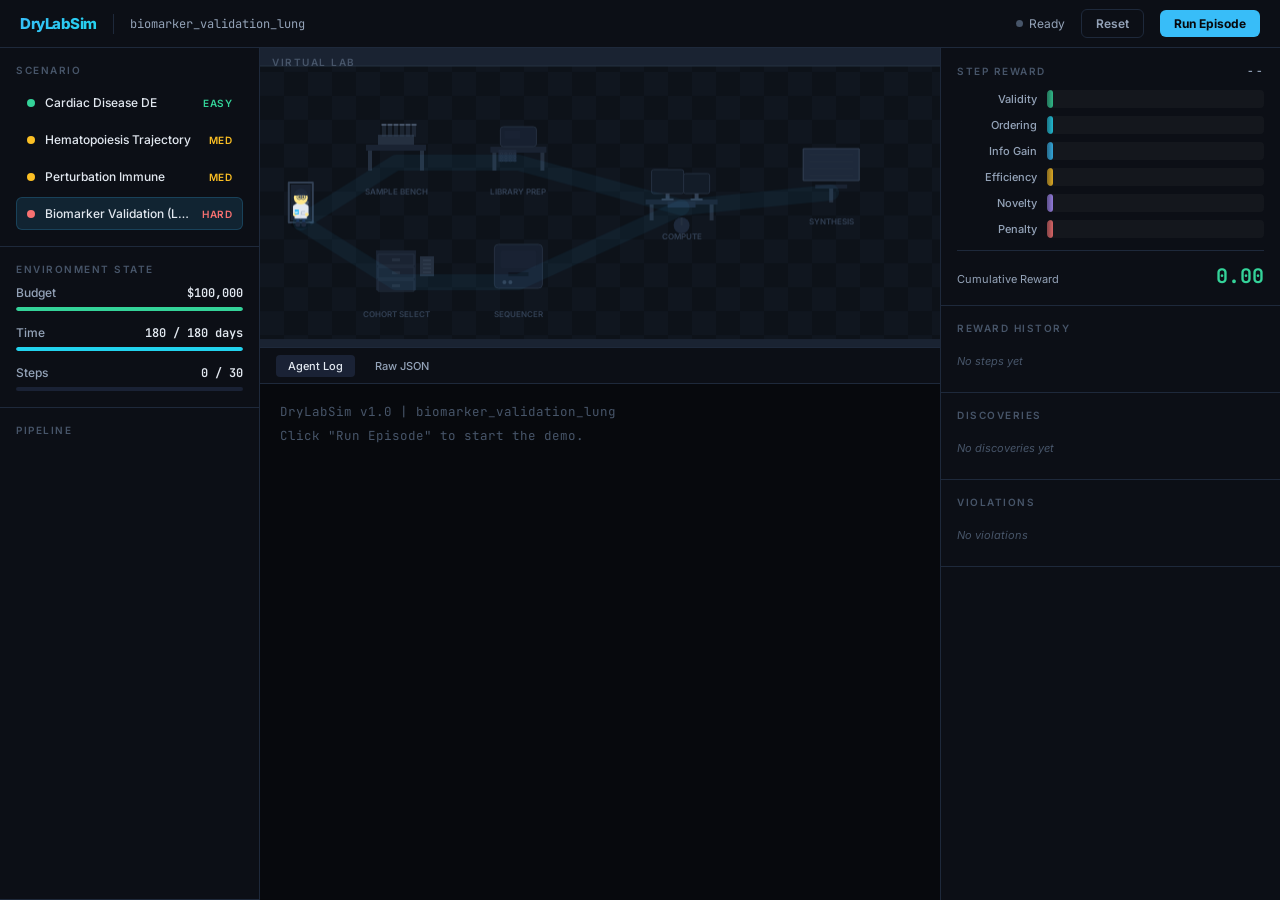
<file: demo.html>
<!DOCTYPE html>
<html lang="en">
<head>
<meta charset="UTF-8">
<meta name="viewport" content="width=device-width, initial-scale=1.0">
<title>DryLabSim</title>
  <link rel="icon" href="assets/favicon.ico" type="image/x-icon">
  <link rel="shortcut icon" href="assets/favicon.ico">
  <style>
  @import url('https://fonts.googleapis.com/css2?family=Inter:wght@300;400;500;600;700;800&family=JetBrains+Mono:wght@400;500;600&display=swap');

  :root {
    --bg: #07090d;
    --bg-surface: #0c0f16;
    --bg-raised: #111827;
    --bg-hover: #1a2235;
    --border: #1e293b;
    --border-active: #334155;
    --text: #e2e8f0;
    --text-dim: #94a3b8;
    --text-muted: #475569;
    --accent: #38bdf8;
    --accent-dim: rgba(56,189,248,0.12);
    --green: #34d399;
    --green-dim: rgba(52,211,153,0.10);
    --amber: #fbbf24;
    --amber-dim: rgba(251,191,36,0.10);
    --red: #f87171;
    --red-dim: rgba(248,113,113,0.10);
    --cyan: #22d3ee;
    --cyan-dim: rgba(34,211,238,0.10);
    --pink: #f472b6;
    --purple: #a78bfa;
  }

  * { margin: 0; padding: 0; box-sizing: border-box; }
  html, body { height: 100%; overflow: hidden; }

  body {
    font-family: 'Inter', -apple-system, sans-serif;
    background: var(--bg);
    color: var(--text);
    display: flex;
    flex-direction: column;
  }

  /* ---- Top Bar ---- */
  .topbar {
    height: 48px;
    min-height: 48px;
    background: var(--bg-surface);
    border-bottom: 1px solid var(--border);
    display: flex;
    align-items: center;
    padding: 0 20px;
    gap: 16px;
    z-index: 10;
  }
  .topbar-logo {
    font-size: 15px;
    font-weight: 800;
    letter-spacing: -0.5px;
    background: linear-gradient(135deg, #38bdf8, #22d3ee);
    -webkit-background-clip: text;
    -webkit-text-fill-color: transparent;
  }
  .topbar-sep { width: 1px; height: 20px; background: var(--border); }
  .topbar-env {
    font-size: 12px;
    color: var(--text-dim);
    font-family: 'JetBrains Mono', monospace;
  }
  .topbar-status {
    display: flex;
    align-items: center;
    gap: 6px;
    margin-left: auto;
    font-size: 12px;
    color: var(--text-dim);
  }
  .status-dot {
    width: 7px; height: 7px;
    border-radius: 50%;
    background: var(--text-muted);
  }
  .status-dot.live {
    background: var(--green);
    box-shadow: 0 0 8px var(--green);
    animation: pulse 2s infinite;
  }
  @keyframes pulse {
    0%, 100% { opacity: 1; }
    50% { opacity: 0.5; }
  }
  .topbar-btn {
    font-size: 12px;
    font-weight: 600;
    padding: 6px 14px;
    border-radius: 6px;
    border: none;
    cursor: pointer;
    transition: all 0.15s;
    font-family: inherit;
  }
  .btn-primary { background: var(--accent); color: #07090d; font-weight: 700; }
  .btn-primary:hover { background: #7dd3fc; }
  .btn-primary:disabled { opacity: 0.4; cursor: not-allowed; }
  .btn-ghost {
    background: transparent;
    color: var(--text-dim);
    border: 1px solid var(--border);
  }
  .btn-ghost:hover { background: var(--bg-hover); color: var(--text); }

  /* ---- Main Layout ---- */
  .main {
    flex: 1;
    display: grid;
    grid-template-columns: 260px 1fr 340px;
    overflow: hidden;
  }

  /* ---- Left Sidebar ---- */
  .sidebar {
    background: var(--bg-surface);
    border-right: 1px solid var(--border);
    display: flex;
    flex-direction: column;
    overflow-y: auto;
  }
  .sidebar-section {
    padding: 16px;
    border-bottom: 1px solid var(--border);
  }
  .sidebar-heading {
    font-size: 10px;
    font-weight: 600;
    text-transform: uppercase;
    letter-spacing: 1.5px;
    color: var(--text-muted);
    margin-bottom: 10px;
  }
  .scenario-list { display: flex; flex-direction: column; gap: 4px; }
  .scenario-opt {
    display: flex;
    align-items: center;
    gap: 10px;
    padding: 8px 10px;
    border-radius: 6px;
    cursor: pointer;
    transition: all 0.15s;
    border: 1px solid transparent;
  }
  .scenario-opt:hover { background: var(--bg-hover); }
  .scenario-opt.active {
    background: var(--accent-dim);
    border-color: rgba(56,189,248,0.2);
  }
  .scenario-opt .sc-dot { width: 8px; height: 8px; border-radius: 50%; flex-shrink: 0; }
  .scenario-opt .sc-name {
    font-size: 12px; font-weight: 500; flex: 1;
    white-space: nowrap; overflow: hidden; text-overflow: ellipsis;
  }
  .scenario-opt .sc-diff {
    font-size: 10px; font-weight: 600;
    text-transform: uppercase; letter-spacing: 0.5px;
  }
  .gauge { margin-bottom: 14px; }
  .gauge:last-child { margin-bottom: 0; }
  .gauge-header {
    display: flex; justify-content: space-between;
    align-items: baseline; margin-bottom: 6px;
  }
  .gauge-label { font-size: 12px; color: var(--text-dim); font-weight: 500; }
  .gauge-value {
    font-size: 12px; font-weight: 600;
    font-family: 'JetBrains Mono', monospace;
  }
  .gauge-track {
    height: 4px; background: var(--bg-hover);
    border-radius: 4px; overflow: hidden;
  }
  .gauge-fill {
    height: 100%; border-radius: 4px;
    transition: width 0.8s cubic-bezier(0.4,0,0.2,1);
  }
  .pipeline-steps { display: flex; flex-direction: column; gap: 2px; }
  .pipe-step {
    display: flex; align-items: center; gap: 8px;
    padding: 5px 8px; border-radius: 4px;
    font-size: 11px; font-family: 'JetBrains Mono', monospace;
    color: var(--text-muted);
    opacity: 0; transform: translateX(-8px);
    transition: all 0.3s ease;
  }
  .pipe-step.visible { opacity: 1; transform: translateX(0); }
  .pipe-step.active { color: var(--text); background: var(--accent-dim); }
  .pipe-step.done { color: var(--text-dim); }
  .pipe-step .step-icon {
    width: 16px; height: 16px; border-radius: 50%;
    border: 1.5px solid var(--text-muted);
    display: flex; align-items: center; justify-content: center;
    font-size: 8px; flex-shrink: 0; transition: all 0.3s;
  }
  .pipe-step.done .step-icon {
    background: var(--green-dim); border-color: var(--green); color: var(--green);
  }
  .pipe-step.active .step-icon {
    border-color: var(--accent); background: var(--accent-dim);
    color: var(--accent); animation: pulse 1.5s infinite;
  }

  /* ---- Center: Lab + Terminal ---- */
  .center {
    display: flex;
    flex-direction: column;
    overflow: hidden;
    background: var(--bg);
  }

  /* Lab canvas */
  .lab-panel {
    height: 300px;
    min-height: 300px;
    background: var(--bg-surface);
    border-bottom: 1px solid var(--border);
    position: relative;
    overflow: hidden;
  }
  .lab-panel canvas {
    display: block;
    width: 100%;
    height: 100%;
  }
  .lab-label {
    position: absolute;
    top: 8px;
    left: 12px;
    font-size: 10px;
    font-weight: 600;
    text-transform: uppercase;
    letter-spacing: 1.5px;
    color: var(--text-muted);
    z-index: 2;
    pointer-events: none;
  }
  .lab-action-label {
    position: absolute;
    bottom: 10px;
    left: 50%;
    transform: translateX(-50%);
    font-size: 11px;
    font-family: 'JetBrains Mono', monospace;
    color: var(--text-dim);
    background: rgba(12,15,22,0.85);
    padding: 4px 14px;
    border-radius: 100px;
    border: 1px solid var(--border);
    z-index: 2;
    pointer-events: none;
    opacity: 0;
    transition: opacity 0.3s;
  }
  .lab-action-label.visible { opacity: 1; }

  .center-header {
    height: 36px;
    min-height: 36px;
    display: flex;
    align-items: center;
    padding: 0 16px;
    background: var(--bg-surface);
    border-bottom: 1px solid var(--border);
    gap: 8px;
  }
  .tab {
    font-size: 11px; font-weight: 500;
    padding: 4px 12px; border-radius: 4px;
    color: var(--text-dim); cursor: pointer;
    transition: all 0.15s;
  }
  .tab.active { color: var(--text); background: var(--bg-hover); }
  .tab:hover { color: var(--text); }

  .terminal {
    flex: 1;
    overflow-y: auto;
    padding: 16px 20px;
    font-family: 'JetBrains Mono', monospace;
    font-size: 12.5px;
    line-height: 1.9;
    scrollbar-width: thin;
    scrollbar-color: var(--border) transparent;
  }
  .terminal::-webkit-scrollbar { width: 6px; }
  .terminal::-webkit-scrollbar-track { background: transparent; }
  .terminal::-webkit-scrollbar-thumb { background: var(--border); border-radius: 3px; }

  .t-line {
    white-space: pre-wrap;
    opacity: 0;
    animation: lineIn 0.25s ease forwards;
  }
  @keyframes lineIn {
    from { opacity: 0; transform: translateY(4px); }
    to { opacity: 1; transform: translateY(0); }
  }
  .t-prompt { color: var(--green); }
  .t-cmd { color: var(--text); }
  .t-dim { color: var(--text-muted); }
  .t-label { color: var(--accent); }
  .t-str { color: var(--amber); }
  .t-kw { color: var(--pink); }
  .t-fn { color: var(--cyan); }
  .t-num { color: var(--purple); }
  .t-ok { color: var(--green); }
  .t-warn { color: var(--amber); }
  .t-err { color: var(--red); }
  .t-sub { color: var(--text-dim); }

  /* ---- Right Panel ---- */
  .right {
    background: var(--bg-surface);
    border-left: 1px solid var(--border);
    display: flex;
    flex-direction: column;
    overflow-y: auto;
    scrollbar-width: thin;
    scrollbar-color: var(--border) transparent;
  }
  .panel-section {
    padding: 16px;
    border-bottom: 1px solid var(--border);
  }
  .panel-heading {
    font-size: 10px; font-weight: 600;
    text-transform: uppercase; letter-spacing: 1.5px;
    color: var(--text-muted); margin-bottom: 12px;
    display: flex; align-items: center; justify-content: space-between;
  }
  .reward-row {
    display: flex; align-items: center; gap: 10px; margin-bottom: 8px;
  }
  .reward-row:last-child { margin-bottom: 0; }
  .rw-label {
    font-size: 11px; font-weight: 500; width: 80px;
    color: var(--text-dim); text-align: right;
  }
  .rw-track {
    flex: 1; height: 18px;
    background: rgba(255,255,255,0.03);
    border-radius: 4px; overflow: hidden; position: relative;
  }
  .rw-fill {
    height: 100%; border-radius: 4px; width: 0%;
    transition: width 0.6s cubic-bezier(0.4,0,0.2,1);
    display: flex; align-items: center; justify-content: flex-end;
    padding-right: 6px; font-size: 10px; font-weight: 600;
    font-family: 'JetBrains Mono', monospace;
    color: rgba(255,255,255,0.85); min-width: fit-content;
  }
  .rw-fill.validity { background: linear-gradient(90deg, rgba(52,211,153,0.5), rgba(52,211,153,0.85)); }
  .rw-fill.ordering { background: linear-gradient(90deg, rgba(34,211,238,0.5), rgba(34,211,238,0.85)); }
  .rw-fill.info_gain { background: linear-gradient(90deg, rgba(56,189,248,0.5), rgba(56,189,248,0.85)); }
  .rw-fill.efficiency { background: linear-gradient(90deg, rgba(251,191,36,0.5), rgba(251,191,36,0.85)); }
  .rw-fill.novelty { background: linear-gradient(90deg, rgba(167,139,250,0.5), rgba(167,139,250,0.85)); }
  .rw-fill.penalty { background: linear-gradient(90deg, rgba(248,113,113,0.5), rgba(248,113,113,0.85)); }
  .cumulative-row {
    display: flex; align-items: baseline; justify-content: space-between;
    margin-top: 12px; padding-top: 12px; border-top: 1px solid var(--border);
  }
  .cum-label { font-size: 11px; color: var(--text-dim); }
  .cum-value {
    font-size: 20px; font-weight: 700;
    font-family: 'JetBrains Mono', monospace; color: var(--green);
  }
  .discovery-list { display: flex; flex-direction: column; gap: 6px; }
  .discovery {
    display: flex; align-items: flex-start; gap: 8px;
    padding: 8px 10px; background: var(--bg-raised);
    border-radius: 6px; border: 1px solid var(--border);
    opacity: 0; transform: scale(0.95); transition: all 0.3s ease;
  }
  .discovery.visible { opacity: 1; transform: scale(1); }
  .disc-icon {
    width: 20px; height: 20px; border-radius: 4px;
    display: flex; align-items: center; justify-content: center;
    font-size: 10px; flex-shrink: 0; margin-top: 1px;
  }
  .disc-body { flex: 1; }
  .disc-title { font-size: 11px; font-weight: 600; }
  .disc-detail {
    font-size: 10px; color: var(--text-dim); margin-top: 2px;
    font-family: 'JetBrains Mono', monospace;
  }
  .empty-state {
    font-size: 11px; color: var(--text-muted);
    font-style: italic; padding: 8px 0;
  }
  .step-reward-mini {
    display: flex; align-items: center; justify-content: space-between;
    padding: 6px 10px; background: var(--bg-raised);
    border-radius: 6px; margin-bottom: 4px;
    font-size: 11px; font-family: 'JetBrains Mono', monospace;
    opacity: 0; transition: all 0.3s;
  }
  .step-reward-mini.visible { opacity: 1; }
  .step-reward-mini .srm-name { color: var(--text-dim); }
  .step-reward-mini .srm-val { font-weight: 600; }
  .step-reward-mini .srm-val.pos { color: var(--green); }
  .step-reward-mini .srm-val.neg { color: var(--red); }
</style>
</head>
<body>

<!-- Top Bar -->
<div class="topbar">
  <div class="topbar-logo">DryLabSim</div>
  <div class="topbar-sep"></div>
  <div class="topbar-env">biomarker_validation_lung</div>
  <div class="topbar-status">
    <div class="status-dot" id="statusDot"></div>
    <span id="statusText">Ready</span>
  </div>
  <button class="topbar-btn btn-ghost" id="resetBtn" onclick="resetDemo()">Reset</button>
  <button class="topbar-btn btn-primary" id="runBtn" onclick="startDemo()">Run Episode</button>
</div>

<div class="main">
  <!-- Left Sidebar -->
  <div class="sidebar">
    <div class="sidebar-section">
      <div class="sidebar-heading">Scenario</div>
      <div class="scenario-list">
        <div class="scenario-opt" onclick="selectScenario(this)">
          <div class="sc-dot" style="background: var(--green);"></div>
          <span class="sc-name">Cardiac Disease DE</span>
          <span class="sc-diff" style="color: var(--green);">Easy</span>
        </div>
        <div class="scenario-opt" onclick="selectScenario(this)">
          <div class="sc-dot" style="background: var(--amber);"></div>
          <span class="sc-name">Hematopoiesis Trajectory</span>
          <span class="sc-diff" style="color: var(--amber);">Med</span>
        </div>
        <div class="scenario-opt" onclick="selectScenario(this)">
          <div class="sc-dot" style="background: var(--amber);"></div>
          <span class="sc-name">Perturbation Immune</span>
          <span class="sc-diff" style="color: var(--amber);">Med</span>
        </div>
        <div class="scenario-opt active" onclick="selectScenario(this)">
          <div class="sc-dot" style="background: var(--red);"></div>
          <span class="sc-name">Biomarker Validation (Lung)</span>
          <span class="sc-diff" style="color: var(--red);">Hard</span>
        </div>
      </div>
    </div>
    <div class="sidebar-section">
      <div class="sidebar-heading">Environment State</div>
      <div class="gauge">
        <div class="gauge-header">
          <span class="gauge-label">Budget</span>
          <span class="gauge-value" id="budgetVal">$100,000</span>
        </div>
        <div class="gauge-track"><div class="gauge-fill" id="budgetFill" style="width:100%;background:var(--green);"></div></div>
      </div>
      <div class="gauge">
        <div class="gauge-header">
          <span class="gauge-label">Time</span>
          <span class="gauge-value" id="timeVal">180 / 180 days</span>
        </div>
        <div class="gauge-track"><div class="gauge-fill" id="timeFill" style="width:100%;background:var(--cyan);"></div></div>
      </div>
      <div class="gauge">
        <div class="gauge-header">
          <span class="gauge-label">Steps</span>
          <span class="gauge-value" id="stepVal">0 / 30</span>
        </div>
        <div class="gauge-track"><div class="gauge-fill" id="stepFill" style="width:0%;background:var(--accent);"></div></div>
      </div>
    </div>
    <div class="sidebar-section" style="flex:1;overflow-y:auto;">
      <div class="sidebar-heading">Pipeline</div>
      <div class="pipeline-steps" id="pipelineSteps"></div>
    </div>
  </div>

  <!-- Center: Lab + Terminal -->
  <div class="center">
    <div class="lab-panel">
      <div class="lab-label">Virtual Lab</div>
      <div class="lab-action-label" id="labActionLabel"></div>
      <canvas id="labCanvas"></canvas>
    </div>
    <div class="center-header">
      <div class="tab active">Agent Log</div>
      <div class="tab">Raw JSON</div>
    </div>
    <div class="terminal" id="terminal"></div>
  </div>

  <!-- Right Panel -->
  <div class="right">
    <div class="panel-section">
      <div class="panel-heading">
        Step Reward
        <span id="stepRewardLabel" style="font-family:'JetBrains Mono',monospace;font-size:11px;color:var(--text-dim);">--</span>
      </div>
      <div id="rewardBars">
        <div class="reward-row"><span class="rw-label">Validity</span><div class="rw-track"><div class="rw-fill validity" id="rw-validity"></div></div></div>
        <div class="reward-row"><span class="rw-label">Ordering</span><div class="rw-track"><div class="rw-fill ordering" id="rw-ordering"></div></div></div>
        <div class="reward-row"><span class="rw-label">Info Gain</span><div class="rw-track"><div class="rw-fill info_gain" id="rw-info_gain"></div></div></div>
        <div class="reward-row"><span class="rw-label">Efficiency</span><div class="rw-track"><div class="rw-fill efficiency" id="rw-efficiency"></div></div></div>
        <div class="reward-row"><span class="rw-label">Novelty</span><div class="rw-track"><div class="rw-fill novelty" id="rw-novelty"></div></div></div>
        <div class="reward-row"><span class="rw-label">Penalty</span><div class="rw-track"><div class="rw-fill penalty" id="rw-penalty"></div></div></div>
      </div>
      <div class="cumulative-row">
        <span class="cum-label">Cumulative Reward</span>
        <span class="cum-value" id="cumReward">0.00</span>
      </div>
    </div>
    <div class="panel-section">
      <div class="panel-heading">Reward History</div>
      <div id="rewardHistory"><div class="empty-state">No steps yet</div></div>
    </div>
    <div class="panel-section">
      <div class="panel-heading">Discoveries</div>
      <div class="discovery-list" id="discoveries"><div class="empty-state">No discoveries yet</div></div>
    </div>
    <div class="panel-section">
      <div class="panel-heading">Violations</div>
      <div id="violations"><div class="empty-state">No violations</div></div>
    </div>
  </div>
</div>

<script>
// =====================================================
// VIRTUAL LAB - Canvas rendering
// =====================================================
const labCanvas = document.getElementById('labCanvas');
const ctx = labCanvas.getContext('2d');
let labW, labH, dpr;

function resizeLab() {
  const rect = labCanvas.parentElement.getBoundingClientRect();
  dpr = window.devicePixelRatio || 1;
  labW = rect.width;
  labH = rect.height;
  labCanvas.width = labW * dpr;
  labCanvas.height = labH * dpr;
  ctx.setTransform(dpr, 0, 0, dpr, 0, 0);
}
resizeLab();
window.addEventListener('resize', () => { resizeLab(); });

// Lab stations (positions as fractions of canvas, converted in draw)
const STATIONS = {
  idle:       { fx: 0.06, fy: 0.55, label: 'ENTRANCE',       icon: 'door',    color: '#475569' },
  sample:     { fx: 0.20, fy: 0.35, label: 'SAMPLE BENCH',   icon: 'bench',   color: '#34d399' },
  cohort:     { fx: 0.20, fy: 0.75, label: 'COHORT SELECT',  icon: 'people',  color: '#34d399' },
  prep:       { fx: 0.38, fy: 0.35, label: 'LIBRARY PREP',   icon: 'flask',   color: '#2dd4bf' },
  sequencer:  { fx: 0.38, fy: 0.75, label: 'SEQUENCER',      icon: 'machine', color: '#22d3ee' },
  computer:   { fx: 0.62, fy: 0.50, label: 'COMPUTE',        icon: 'screen',  color: '#38bdf8' },
  whiteboard: { fx: 0.84, fy: 0.45, label: 'SYNTHESIS',      icon: 'board',   color: '#a78bfa' },
};

// Map actions to stations
const ACTION_STATION = {
  collect_sample: 'sample',
  select_cohort: 'cohort',
  prepare_library: 'prep',
  sequence_cells: 'sequencer',
  run_qc: 'computer',
  normalize_data: 'computer',
  cluster_cells: 'computer',
  differential_expression: 'computer',
  pathway_enrichment: 'computer',
  marker_selection: 'computer',
  validate_marker: 'computer',
  synthesize_conclusion: 'whiteboard',
};

// Agent state
let agent = { x: 0, y: 0, targetX: 0, targetY: 0, station: 'idle', working: false };
let agentTrail = [];
let workingTick = 0;
let terminalLines = []; // fake terminal on computer screen
let activeStationKey = null;
let particlesLab = [];

function stationPos(key) {
  const s = STATIONS[key];
  return { x: s.fx * labW, y: s.fy * labH };
}

function initAgent() {
  const p = stationPos('idle');
  agent.x = p.x; agent.y = p.y;
  agent.targetX = p.x; agent.targetY = p.y;
  agent.station = 'idle';
  agent.working = false;
  agent.facing = 1;
  agentTrail = [];
  terminalLines = [];
  activeStationKey = null;
  particlesLab = [];
}
initAgent();

function moveAgentTo(stationKey) {
  const p = stationPos(stationKey);
  agent.targetX = p.x;
  agent.targetY = p.y;
  agent.station = stationKey;
  agent.working = false;
  activeStationKey = stationKey;
}

function setAgentWorking(actionName) {
  agent.working = true;
  workingTick = 0;
  // If at computer, set up terminal lines
  if (agent.station === 'computer') {
    terminalLines = [];
    typeComputerLines(actionName);
  }
}

const COMP_COMMANDS = {
  run_qc:                  ['$ scanpy.pp.filter_cells()', '  filtering 11847 cells...', '  10234 passed QC', '  doublet rate: 3.2%'],
  normalize_data:          ['$ scran.normalize(adata)', '  computing size factors...', '  log1p transform', '  HVGs: 3000 selected'],
  cluster_cells:           ['$ sc.tl.leiden(adata, 0.8)', '  building kNN graph...', '  optimizing modularity', '  14 clusters found'],
  differential_expression: ['$ DESeq2.run(IPF, Ctrl)', '  fitting GLM...', '  1847 DE genes', '  SPP1 log2FC=3.42 ***'],
  pathway_enrichment:      ['$ gseapy.enrich(de_genes)', '  KEGG + Reactome...', '  ECM-receptor p=4.2e-12', '  TGF-beta p=1.8e-09'],
  marker_selection:        ['$ rank_markers(candidates)', '  SPP1  AUROC: 0.94', '  MMP7  AUROC: 0.87', '  COL1A1 AUROC: 0.81'],
  validate_marker:         ['$ cross_validate("SPP1")', '  fold 1: 0.93', '  fold 2: 0.89', '  mean AUROC: 0.91 OK'],
};

async function typeComputerLines(actionName) {
  const lines = COMP_COMMANDS[actionName] || ['$ processing...', '  computing...', '  done'];
  for (let i = 0; i < lines.length; i++) {
    await wait(250);
    terminalLines.push(lines[i]);
    if (terminalLines.length > 5) terminalLines.shift();
  }
}

// Particles burst
function spawnParticles(x, y, color, count = 8) {
  for (let i = 0; i < count; i++) {
    const angle = (Math.PI * 2 / count) * i + Math.random() * 0.5;
    particlesLab.push({
      x, y,
      vx: Math.cos(angle) * (1.5 + Math.random() * 2),
      vy: Math.sin(angle) * (1.5 + Math.random() * 2),
      life: 1,
      color,
      size: 2 + Math.random() * 2,
    });
  }
}

// ---- Draw loop ----
let frameCount = 0;
const FLOOR_COLOR = '#0f1520';
const WALL_COLOR = '#1a2332';
const FLOOR_TILE_A = '#0d1219';
const FLOOR_TILE_B = '#10161f';

function drawLab() {
  frameCount++;
  ctx.clearRect(0, 0, labW, labH);

  // Floor - checkerboard tiles
  const tileSize = 24;
  for (let ty = 0; ty < labH; ty += tileSize) {
    for (let tx = 0; tx < labW; tx += tileSize) {
      const checker = ((Math.floor(tx / tileSize) + Math.floor(ty / tileSize)) % 2 === 0);
      ctx.fillStyle = checker ? FLOOR_TILE_A : FLOOR_TILE_B;
      ctx.fillRect(tx, ty, tileSize, tileSize);
    }
  }

  // Walls - top and bottom border
  ctx.fillStyle = WALL_COLOR;
  ctx.fillRect(0, 0, labW, 18);
  ctx.fillRect(0, labH - 8, labW, 8);
  ctx.strokeStyle = '#253040';
  ctx.lineWidth = 1;
  ctx.beginPath(); ctx.moveTo(0, 18); ctx.lineTo(labW, 18); ctx.stroke();

  // Draw equipment at each station (behind the person)
  for (const [key, s] of Object.entries(STATIONS)) {
    const pos = stationPos(key);
    const isActive = key === activeStationKey;
    drawEquipment(key, pos.x, pos.y, s.color, isActive);
  }

  // Draw walking path (subtle floor markings)
  ctx.strokeStyle = 'rgba(56,189,248,0.06)';
  ctx.lineWidth = 16;
  ctx.lineCap = 'round';
  ctx.lineJoin = 'round';
  const pathOrder = ['idle','sample','prep','computer','whiteboard'];
  ctx.beginPath();
  const p0 = stationPos(pathOrder[0]);
  ctx.moveTo(p0.x, p0.y + 10);
  for (let i = 1; i < pathOrder.length; i++) {
    const p = stationPos(pathOrder[i]);
    ctx.lineTo(p.x, p.y + 10);
  }
  ctx.stroke();
  // Lower path
  ctx.beginPath();
  const pl0 = stationPos('idle');
  ctx.moveTo(pl0.x, pl0.y + 10);
  const pl1 = stationPos('cohort');
  ctx.lineTo(pl1.x, pl1.y + 10);
  const pl2 = stationPos('sequencer');
  ctx.lineTo(pl2.x, pl2.y + 10);
  const pl3 = stationPos('computer');
  ctx.lineTo(pl3.x, pl3.y + 10);
  ctx.stroke();
  ctx.lineCap = 'butt';

  // Floating terminal popup at computer
  if (agent.station === 'computer' && agent.working && terminalLines.length > 0) {
    const cp = stationPos('computer');
    const sx = cp.x + 55, sy = cp.y - 65;
    const sw = 170, sh = 95;

    // Shadow
    ctx.fillStyle = 'rgba(0,0,0,0.4)';
    roundRect(ctx, sx + 3, sy + 3, sw, sh, 6);
    ctx.fill();

    ctx.fillStyle = 'rgba(7,9,13,0.97)';
    ctx.strokeStyle = 'rgba(56,189,248,0.3)';
    ctx.lineWidth = 1;
    roundRect(ctx, sx, sy, sw, sh, 6);
    ctx.fill(); ctx.stroke();

    // Title bar
    ctx.fillStyle = 'rgba(30,41,59,0.5)';
    ctx.fillRect(sx + 1, sy + 1, sw - 2, 14);
    ctx.fillStyle = '#475569';
    ctx.font = '500 7px Inter, sans-serif';
    ctx.textAlign = 'left';
    ctx.fillText('terminal', sx + 6, sy + 10);
    // dots
    ctx.fillStyle = '#f87171'; ctx.beginPath(); ctx.arc(sx + sw - 28, sy + 7, 3, 0, Math.PI*2); ctx.fill();
    ctx.fillStyle = '#fbbf24'; ctx.beginPath(); ctx.arc(sx + sw - 18, sy + 7, 3, 0, Math.PI*2); ctx.fill();
    ctx.fillStyle = '#34d399'; ctx.beginPath(); ctx.arc(sx + sw - 8, sy + 7, 3, 0, Math.PI*2); ctx.fill();

    ctx.font = '500 9px JetBrains Mono, monospace';
    const startY = sy + 28;
    for (let i = 0; i < terminalLines.length; i++) {
      const line = terminalLines[i];
      ctx.fillStyle = line.startsWith('$') ? '#34d399' : line.includes('***') || line.includes('OK') ? '#34d399' : '#94a3b8';
      ctx.fillText(terminalLines[i].substring(0, 24), sx + 8, startY + i * 14);
    }
    if (frameCount % 60 < 30) {
      ctx.fillStyle = '#34d399';
      ctx.fillRect(sx + 8, startY + terminalLines.length * 14 - 8, 6, 11);
    }
  }

  // Whiteboard popup
  if (agent.station === 'whiteboard' && agent.working) {
    const wp = stationPos('whiteboard');
    const bx = wp.x - 60, by = wp.y - 75;
    const bw = 120, bh = 72;
    ctx.fillStyle = 'rgba(0,0,0,0.3)';
    roundRect(ctx, bx + 3, by + 3, bw, bh, 6);
    ctx.fill();
    ctx.fillStyle = 'rgba(17,24,39,0.95)';
    ctx.strokeStyle = 'rgba(167,139,250,0.3)';
    ctx.lineWidth = 1;
    roundRect(ctx, bx, by, bw, bh, 6);
    ctx.fill(); ctx.stroke();
    ctx.font = '600 8px JetBrains Mono, monospace';
    ctx.textAlign = 'left';
    ctx.fillStyle = '#a78bfa';
    ctx.fillText('CONCLUSION', bx + 8, by + 14);
    ctx.font = '400 7.5px JetBrains Mono, monospace';
    const synthLines = ['SPP1 validated', 'AUROC = 0.91', 'Confidence: 0.85', 'Match: 4/5'];
    for (let i = 0; i < synthLines.length; i++) {
      ctx.fillStyle = i === 0 ? '#34d399' : '#94a3b8';
      ctx.fillText(synthLines[i], bx + 8, by + 28 + i * 12);
    }
  }

  // Activity text above active station
  if (agent.working && activeStationKey && activeStationKey !== 'idle') {
    const sp = stationPos(activeStationKey);
    const actTexts = {
      sample: 'collecting tissue...', cohort: 'selecting cohort...',
      prep: 'preparing library...', sequencer: 'sequencing...',
      computer: 'computing...', whiteboard: 'synthesizing...',
    };
    ctx.fillStyle = STATIONS[activeStationKey].color;
    ctx.font = '500 9px JetBrains Mono, monospace';
    ctx.textAlign = 'center';
    ctx.globalAlpha = 0.5 + 0.3 * Math.sin(frameCount * 0.06);
    const yOff = ['sample','prep'].includes(activeStationKey) ? -55 : -50;
    ctx.fillText(actTexts[activeStationKey] || 'working...', sp.x, sp.y + yOff);
    ctx.globalAlpha = 1;
  }

  // Move agent smoothly
  const dx = agent.targetX - agent.x;
  const dy = agent.targetY - agent.y;
  const dist = Math.sqrt(dx * dx + dy * dy);
  const isWalking = dist > 2;
  if (isWalking) {
    const speed = 0.05;
    agent.x += dx * speed;
    agent.y += dy * speed;
    agent.facing = dx > 0 ? 1 : dx < -0.5 ? -1 : agent.facing;
  }

  // Draw person
  drawPerson(agent.x, agent.y, isWalking, agent.working, agent.facing || 1);

  // Particles
  for (let i = particlesLab.length - 1; i >= 0; i--) {
    const p = particlesLab[i];
    p.x += p.vx; p.y += p.vy;
    p.vx *= 0.95; p.vy *= 0.95;
    p.life -= 0.02;
    if (p.life <= 0) { particlesLab.splice(i, 1); continue; }
    ctx.globalAlpha = p.life * 0.6;
    ctx.fillStyle = p.color;
    ctx.beginPath();
    ctx.arc(p.x, p.y, p.size * p.life, 0, Math.PI * 2);
    ctx.fill();
  }
  ctx.globalAlpha = 1;

  // Station labels
  for (const [key, s] of Object.entries(STATIONS)) {
    if (key === 'idle') continue;
    const pos = stationPos(key);
    const isActive = key === activeStationKey;
    ctx.fillStyle = isActive ? s.color : '#334155';
    ctx.font = `600 ${isActive ? 9 : 8}px Inter, sans-serif`;
    ctx.textAlign = 'center';
    const ly = key === 'cohort' || key === 'sequencer' ? pos.y + 45 : pos.y + 42;
    ctx.fillText(s.label, pos.x, ly);
  }

  requestAnimationFrame(drawLab);
}

// ---- Draw person (lab coat researcher) ----
function drawPerson(x, y, walking, working, facing) {
  const f = facing;
  const t = frameCount;
  // Walking cycle
  const walkCycle = walking ? Math.sin(t * 0.15) : 0;
  const bobY = walking ? Math.abs(Math.sin(t * 0.15)) * 2 : 0;
  // Working arm animation
  const workArm = working ? Math.sin(t * 0.08) * 0.3 : 0;

  const py = y - bobY; // feet position base

  ctx.save();
  ctx.translate(x, py);

  // Shadow
  ctx.fillStyle = 'rgba(0,0,0,0.25)';
  ctx.beginPath();
  ctx.ellipse(0, 12, 10, 4, 0, 0, Math.PI * 2);
  ctx.fill();

  // Legs
  const legSpread = walking ? walkCycle * 5 : 0;
  ctx.strokeStyle = '#1e3a5f';
  ctx.lineWidth = 3;
  ctx.lineCap = 'round';
  // Left leg
  ctx.beginPath();
  ctx.moveTo(-3, 4);
  ctx.lineTo(-3 + legSpread, 12);
  ctx.stroke();
  // Right leg
  ctx.beginPath();
  ctx.moveTo(3, 4);
  ctx.lineTo(3 - legSpread, 12);
  ctx.stroke();
  // Shoes
  ctx.fillStyle = '#1e293b';
  ctx.beginPath(); ctx.arc(-3 + legSpread, 12, 2.5, 0, Math.PI * 2); ctx.fill();
  ctx.beginPath(); ctx.arc(3 - legSpread, 12, 2.5, 0, Math.PI * 2); ctx.fill();

  // Body / lab coat
  ctx.fillStyle = '#e2e8f0'; // white lab coat
  ctx.beginPath();
  ctx.moveTo(-7, -4);
  ctx.lineTo(-6, 6);
  ctx.lineTo(6, 6);
  ctx.lineTo(7, -4);
  ctx.quadraticCurveTo(7, -10, 0, -10);
  ctx.quadraticCurveTo(-7, -10, -7, -4);
  ctx.fill();
  // Coat outline
  ctx.strokeStyle = '#94a3b8';
  ctx.lineWidth = 0.5;
  ctx.stroke();
  // Coat split at bottom
  ctx.beginPath();
  ctx.moveTo(0, 1);
  ctx.lineTo(0, 6);
  ctx.strokeStyle = '#cbd5e1';
  ctx.lineWidth = 0.5;
  ctx.stroke();
  // Pocket
  ctx.strokeStyle = '#94a3b8';
  ctx.lineWidth = 0.5;
  ctx.strokeRect(f > 0 ? 1 : -5, -1, 4, 3);

  // Arms
  ctx.strokeStyle = '#e2e8f0';
  ctx.lineWidth = 3.5;
  ctx.lineCap = 'round';
  // Back arm
  const backArmSwing = walking ? -walkCycle * 4 : 0;
  ctx.beginPath();
  ctx.moveTo(-f * 6, -6);
  ctx.lineTo(-f * 6 + backArmSwing, 2);
  ctx.stroke();
  // Front arm (active arm)
  if (working) {
    // Arm reaching forward/up for work
    ctx.beginPath();
    ctx.moveTo(f * 6, -6);
    ctx.lineTo(f * 10 + workArm * 5, -8 + workArm * 3);
    ctx.stroke();
    // Hand/tool
    ctx.fillStyle = '#fde68a';
    ctx.beginPath();
    ctx.arc(f * 10 + workArm * 5, -8 + workArm * 3, 2, 0, Math.PI * 2);
    ctx.fill();
  } else {
    const frontArmSwing = walking ? walkCycle * 4 : 0;
    ctx.beginPath();
    ctx.moveTo(f * 6, -6);
    ctx.lineTo(f * 6 + frontArmSwing, 2);
    ctx.stroke();
  }
  // Skin for hands
  ctx.fillStyle = '#fde68a';
  ctx.beginPath(); ctx.arc(-f * 6 + backArmSwing, 2, 1.8, 0, Math.PI * 2); ctx.fill();
  if (!working) {
    const fs = walking ? walkCycle * 4 : 0;
    ctx.beginPath(); ctx.arc(f * 6 + fs, 2, 1.8, 0, Math.PI * 2); ctx.fill();
  }

  // Head
  ctx.fillStyle = '#fde68a'; // skin
  ctx.beginPath();
  ctx.arc(0, -15, 7, 0, Math.PI * 2);
  ctx.fill();
  // Hair
  ctx.fillStyle = '#1e293b';
  ctx.beginPath();
  ctx.arc(0, -17, 7, Math.PI, 0);
  ctx.fill();
  // Face details
  ctx.fillStyle = '#1e293b';
  // Eyes
  ctx.beginPath();
  ctx.arc(f * 2.5, -15.5, 1, 0, Math.PI * 2);
  ctx.fill();
  ctx.beginPath();
  ctx.arc(f * -1.5, -15.5, 1, 0, Math.PI * 2);
  ctx.fill();
  // Glasses
  ctx.strokeStyle = '#475569';
  ctx.lineWidth = 0.7;
  ctx.beginPath();
  ctx.arc(f * 2.5, -15.5, 2.5, 0, Math.PI * 2);
  ctx.stroke();
  ctx.beginPath();
  ctx.arc(f * -1.5, -15.5, 2.5, 0, Math.PI * 2);
  ctx.stroke();
  ctx.beginPath();
  ctx.moveTo(f * 0.5, -15.5);
  ctx.lineTo(f * -0.5, -15.5);
  ctx.stroke();
  // Mouth
  if (working) {
    ctx.fillStyle = '#1e293b';
    ctx.beginPath();
    ctx.arc(f * 0.5, -12.5, 1, 0, Math.PI);
    ctx.fill();
  }

  // ID Badge
  ctx.fillStyle = '#38bdf8';
  ctx.fillRect(f > 0 ? -6 : 2, -3, 4, 5);
  ctx.fillStyle = '#fff';
  ctx.font = 'bold 3px Inter, sans-serif';
  ctx.textAlign = 'center';
  ctx.fillText('AI', f > 0 ? -4 : 4, 0.5);

  ctx.restore();
}

// ---- Draw lab equipment ----
function drawEquipment(stationKey, cx, cy, color, active) {
  ctx.save();

  switch (stationKey) {
    case 'idle':
      // Door frame
      ctx.strokeStyle = '#334155';
      ctx.lineWidth = 2;
      ctx.strokeRect(cx - 12, cy - 30, 24, 40);
      ctx.fillStyle = '#1a2332';
      ctx.fillRect(cx - 10, cy - 28, 20, 36);
      ctx.fillStyle = '#475569';
      ctx.beginPath(); ctx.arc(cx + 6, cy - 10, 2, 0, Math.PI * 2); ctx.fill();
      break;

    case 'sample':
      // Lab bench with sample tubes
      // Bench surface
      ctx.fillStyle = '#1a2332';
      ctx.fillRect(cx - 30, cy - 8, 60, 6);
      // Bench legs
      ctx.fillStyle = '#253040';
      ctx.fillRect(cx - 28, cy - 2, 4, 20);
      ctx.fillRect(cx + 24, cy - 2, 4, 20);
      // Tube rack
      ctx.fillStyle = '#253040';
      ctx.fillRect(cx - 18, cy - 18, 36, 10);
      // Test tubes
      const tubeColors = ['#34d399', '#22d3ee', '#fbbf24', '#f472b6', '#34d399', '#22d3ee'];
      for (let i = 0; i < 6; i++) {
        const tx = cx - 14 + i * 6;
        ctx.fillStyle = active ? tubeColors[i] : '#334155';
        ctx.globalAlpha = active ? 0.7 : 0.4;
        ctx.fillRect(tx, cy - 28, 4, 12);
        // Tube caps
        ctx.globalAlpha = 1;
        ctx.fillStyle = active ? tubeColors[i] : '#475569';
        ctx.fillRect(tx - 0.5, cy - 29, 5, 2);
      }
      ctx.globalAlpha = 1;
      // Pipette if active
      if (active) {
        const pipY = cy - 32 + Math.sin(frameCount * 0.08) * 4;
        ctx.strokeStyle = '#94a3b8';
        ctx.lineWidth = 2;
        ctx.beginPath();
        ctx.moveTo(cx + 5, pipY);
        ctx.lineTo(cx + 5, pipY - 14);
        ctx.stroke();
        ctx.fillStyle = '#64748b';
        ctx.fillRect(cx + 3, pipY - 18, 5, 6);
        // Droplet
        if (frameCount % 60 < 20) {
          ctx.fillStyle = '#34d399';
          ctx.globalAlpha = 0.6;
          ctx.beginPath();
          ctx.arc(cx + 5, pipY + 3, 1.5, 0, Math.PI * 2);
          ctx.fill();
          ctx.globalAlpha = 1;
        }
      }
      break;

    case 'cohort':
      // Filing cabinet / patient records
      ctx.fillStyle = '#1a2332';
      ctx.fillRect(cx - 20, cy - 22, 40, 40);
      ctx.strokeStyle = '#253040';
      ctx.lineWidth = 1;
      for (let i = 0; i < 3; i++) {
        const dy = cy - 18 + i * 13;
        ctx.strokeRect(cx - 18, dy, 36, 11);
        ctx.fillStyle = active ? '#475569' : '#253040';
        ctx.fillRect(cx - 4, dy + 4, 8, 3);
      }
      // Clipboard
      ctx.fillStyle = '#253040';
      ctx.fillRect(cx + 24, cy - 16, 14, 20);
      ctx.strokeStyle = '#475569';
      ctx.lineWidth = 0.5;
      for (let i = 0; i < 4; i++) {
        ctx.beginPath();
        ctx.moveTo(cx + 27, cy - 12 + i * 4);
        ctx.lineTo(cx + 35, cy - 12 + i * 4);
        ctx.stroke();
      }
      if (active) {
        ctx.fillStyle = color;
        ctx.globalAlpha = 0.5;
        ctx.beginPath(); ctx.arc(cx + 31, cy - 14, 2, 0, Math.PI * 2); ctx.fill();
        ctx.globalAlpha = 1;
      }
      break;

    case 'prep':
      // Library prep station - PCR machine + bench
      // Bench
      ctx.fillStyle = '#1a2332';
      ctx.fillRect(cx - 28, cy - 6, 56, 6);
      ctx.fillStyle = '#253040';
      ctx.fillRect(cx - 26, cy, 4, 18);
      ctx.fillRect(cx + 22, cy, 4, 18);
      // PCR/thermocycler machine
      ctx.fillStyle = active ? '#192535' : '#172030';
      ctx.strokeStyle = active ? color : '#253040';
      ctx.lineWidth = 1;
      roundRect(ctx, cx - 18, cy - 26, 36, 20, 3);
      ctx.fill(); ctx.stroke();
      // Display on machine
      ctx.fillStyle = active ? 'rgba(45,212,191,0.15)' : 'rgba(30,41,59,0.3)';
      ctx.fillRect(cx - 14, cy - 22, 16, 8);
      if (active) {
        ctx.fillStyle = color;
        ctx.font = '500 6px JetBrains Mono, monospace';
        ctx.textAlign = 'left';
        ctx.fillText('72.0°C', cx - 12, cy - 16);
        // LED
        ctx.fillStyle = color;
        ctx.beginPath(); ctx.arc(cx + 12, cy - 18, 2, 0, Math.PI * 2); ctx.fill();
      }
      // Microplate
      ctx.fillStyle = '#1e293b';
      ctx.fillRect(cx - 20, cy - 3, 18, 12);
      ctx.strokeStyle = '#334155';
      ctx.lineWidth = 0.3;
      for (let r = 0; r < 3; r++) {
        for (let c = 0; c < 4; c++) {
          ctx.beginPath();
          ctx.arc(cx - 17 + c * 4.5, cy + 1 + r * 3.5, 1.2, 0, Math.PI * 2);
          ctx.stroke();
        }
      }
      break;

    case 'sequencer':
      // Big sequencing machine (NovaSeq-like)
      // Machine body
      ctx.fillStyle = '#172030';
      ctx.strokeStyle = active ? color : '#253040';
      ctx.lineWidth = active ? 1.5 : 1;
      roundRect(ctx, cx - 24, cy - 28, 48, 44, 4);
      ctx.fill(); ctx.stroke();
      // Front panel / screen
      ctx.fillStyle = active ? 'rgba(34,211,238,0.1)' : 'rgba(30,41,59,0.3)';
      roundRect(ctx, cx - 18, cy - 22, 36, 18, 2);
      ctx.fill();
      if (active) {
        // Progress bar on screen
        ctx.fillStyle = 'rgba(34,211,238,0.2)';
        ctx.fillRect(cx - 14, cy - 12, 28, 4);
        const progress = (frameCount % 120) / 120;
        ctx.fillStyle = color;
        ctx.fillRect(cx - 14, cy - 12, 28 * progress, 4);
        ctx.fillStyle = color;
        ctx.font = '500 6px JetBrains Mono, monospace';
        ctx.textAlign = 'center';
        ctx.fillText('SEQUENCING', cx, cy - 16);
      }
      // Slot
      ctx.fillStyle = '#0f1520';
      ctx.fillRect(cx - 10, cy, 20, 4);
      // Status LEDs
      ctx.fillStyle = active ? '#34d399' : '#334155';
      ctx.beginPath(); ctx.arc(cx - 14, cy + 10, 2, 0, Math.PI * 2); ctx.fill();
      if (active && frameCount % 30 < 15) {
        ctx.fillStyle = '#fbbf24';
      } else {
        ctx.fillStyle = '#334155';
      }
      ctx.beginPath(); ctx.arc(cx - 8, cy + 10, 2, 0, Math.PI * 2); ctx.fill();
      break;

    case 'computer':
      // Computer desk with dual monitors
      // Desk
      ctx.fillStyle = '#1a2332';
      ctx.fillRect(cx - 36, cy + 2, 72, 5);
      ctx.fillStyle = '#253040';
      ctx.fillRect(cx - 32, cy + 7, 4, 16);
      ctx.fillRect(cx + 28, cy + 7, 4, 16);
      // Chair
      ctx.fillStyle = '#1e293b';
      ctx.beginPath();
      ctx.arc(cx, cy + 28, 8, 0, Math.PI * 2);
      ctx.fill();
      ctx.fillStyle = '#253040';
      ctx.fillRect(cx - 1, cy + 20, 2, 8);
      // Monitor 1 (main)
      ctx.fillStyle = active ? '#0c1219' : '#131c28';
      ctx.strokeStyle = active ? 'rgba(56,189,248,0.4)' : '#253040';
      ctx.lineWidth = 1;
      roundRect(ctx, cx - 30, cy - 28, 32, 24, 2);
      ctx.fill(); ctx.stroke();
      // Monitor stand
      ctx.fillStyle = '#334155';
      ctx.fillRect(cx - 16, cy - 4, 4, 6);
      ctx.fillRect(cx - 20, cy + 1, 12, 2);
      // Monitor 2
      ctx.fillStyle = active ? '#0c1219' : '#131c28';
      ctx.strokeStyle = active ? 'rgba(56,189,248,0.3)' : '#253040';
      roundRect(ctx, cx + 2, cy - 24, 26, 20, 2);
      ctx.fill(); ctx.stroke();
      ctx.fillStyle = '#334155';
      ctx.fillRect(cx + 13, cy - 4, 4, 6);
      ctx.fillRect(cx + 9, cy + 1, 12, 2);
      // Screen content
      if (active) {
        ctx.fillStyle = 'rgba(56,189,248,0.08)';
        ctx.fillRect(cx - 28, cy - 26, 28, 20);
        // Code lines
        for (let i = 0; i < 5; i++) {
          ctx.fillStyle = `rgba(56,189,248,${0.15 + i * 0.06})`;
          const w = 8 + Math.sin(i * 2.3 + frameCount * 0.02) * 6;
          ctx.fillRect(cx - 26, cy - 24 + i * 4, w, 2);
        }
        // Second screen - graph
        ctx.fillStyle = 'rgba(56,189,248,0.06)';
        ctx.fillRect(cx + 4, cy - 22, 22, 16);
        ctx.strokeStyle = 'rgba(34,211,238,0.3)';
        ctx.lineWidth = 1;
        ctx.beginPath();
        ctx.moveTo(cx + 6, cy - 8);
        for (let i = 0; i < 8; i++) {
          ctx.lineTo(cx + 6 + i * 2.5, cy - 10 - Math.sin(i * 0.8 + frameCount * 0.03) * 5);
        }
        ctx.stroke();
      }
      // Keyboard
      ctx.fillStyle = '#1e293b';
      ctx.fillRect(cx - 14, cy + 4, 28, 6);
      // Typing effect
      if (active && agent.working) {
        const keyX = cx - 12 + (frameCount % 20) * 1.2;
        ctx.fillStyle = 'rgba(56,189,248,0.4)';
        ctx.fillRect(keyX, cy + 5, 3, 4);
      }
      break;

    case 'whiteboard':
      // Whiteboard on wall + standing desk
      // Board on wall
      ctx.fillStyle = '#1e293b';
      ctx.strokeStyle = '#334155';
      ctx.lineWidth = 1;
      ctx.fillRect(cx - 28, cy - 34, 56, 32);
      ctx.strokeRect(cx - 28, cy - 34, 56, 32);
      // Board content
      if (active) {
        ctx.fillStyle = 'rgba(167,139,250,0.1)';
        ctx.fillRect(cx - 26, cy - 32, 52, 28);
        // Diagram elements
        ctx.strokeStyle = 'rgba(167,139,250,0.4)';
        ctx.lineWidth = 0.8;
        // Boxes
        ctx.strokeRect(cx - 20, cy - 28, 14, 8);
        ctx.strokeRect(cx + 6, cy - 28, 14, 8);
        ctx.strokeRect(cx - 8, cy - 16, 16, 8);
        // Arrows
        ctx.beginPath();
        ctx.moveTo(cx - 6, cy - 24); ctx.lineTo(cx + 6, cy - 24); ctx.stroke();
        ctx.beginPath();
        ctx.moveTo(cx, cy - 20); ctx.lineTo(cx, cy - 16); ctx.stroke();
        // Checkmark
        ctx.strokeStyle = '#34d399';
        ctx.lineWidth = 1.5;
        ctx.beginPath();
        ctx.moveTo(cx - 4, cy - 12);
        ctx.lineTo(cx - 1, cy - 9);
        ctx.lineTo(cx + 5, cy - 15);
        ctx.stroke();
      } else {
        // Faint lines
        ctx.strokeStyle = '#253040';
        ctx.lineWidth = 0.5;
        for (let i = 0; i < 4; i++) {
          ctx.beginPath();
          ctx.moveTo(cx - 22, cy - 28 + i * 7);
          ctx.lineTo(cx + 22, cy - 28 + i * 7);
          ctx.stroke();
        }
      }
      // Standing desk
      ctx.fillStyle = '#1a2332';
      ctx.fillRect(cx - 16, cy + 2, 32, 4);
      ctx.fillStyle = '#253040';
      ctx.fillRect(cx - 2, cy + 6, 4, 14);
      break;
  }

  ctx.restore();
}

function roundRect(ctx, x, y, w, h, r) {
  ctx.beginPath();
  ctx.moveTo(x + r, y);
  ctx.lineTo(x + w - r, y);
  ctx.quadraticCurveTo(x + w, y, x + w, y + r);
  ctx.lineTo(x + w, y + h - r);
  ctx.quadraticCurveTo(x + w, y + h, x + w - r, y + h);
  ctx.lineTo(x + r, y + h);
  ctx.quadraticCurveTo(x, y + h, x, y + h - r);
  ctx.lineTo(x, y + r);
  ctx.quadraticCurveTo(x, y, x + r, y);
  ctx.closePath();
}

drawLab();

// =====================================================
// EPISODE DATA + APP LOGIC
// =====================================================
const EPISODE = [
  {
    action: 'collect_sample', params: 'n_samples=8, tissue="lung"', category: 'wet',
    budget: 92400, budgetPct: 92.4, time: 165, timePct: 91.7,
    output: ['Collected 8 lung tissue samples (4 IPF, 4 control)','Tissue quality: excellent | Storage: -80C'],
    reward: { validity: 0.90, ordering: 1.00, info_gain: 0.10, efficiency: 0.72, novelty: 1.00, penalty: 0.0 },
    total: 0.45,
  },
  {
    action: 'select_cohort', params: 'criteria="age_matched, sex_balanced"', category: 'wet',
    budget: 91800, budgetPct: 91.8, time: 162, timePct: 90.0,
    output: ['Cohort selected: 4 IPF patients (2M/2F, age 58-67)','Controls matched: 4 healthy donors (2M/2F, age 55-65)'],
    reward: { validity: 0.85, ordering: 0.90, info_gain: 0.15, efficiency: 0.80, novelty: 0.90, penalty: 0.0 },
    total: 0.38,
  },
  {
    action: 'prepare_library', params: 'protocol="10x_chromium_v3"', category: 'wet',
    budget: 84200, budgetPct: 84.2, time: 155, timePct: 86.1,
    output: ['Library prep complete using 10x Chromium v3','Estimated cell capture: ~12,000 cells','cDNA yield: 42ng (good)'],
    reward: { validity: 0.95, ordering: 1.00, info_gain: 0.20, efficiency: 0.70, novelty: 0.95, penalty: 0.0 },
    total: 0.52,
  },
  {
    action: 'sequence_cells', params: 'depth="standard", platform="NovaSeq"', category: 'wet',
    budget: 68500, budgetPct: 68.5, time: 142, timePct: 78.9,
    output: ['11,847 cells sequenced | 22,438 genes detected','Median reads/cell: 45,200 | Median genes/cell: 3,842','Sequencing saturation: 78.3%'],
    reward: { validity: 0.95, ordering: 1.00, info_gain: 0.55, efficiency: 0.60, novelty: 0.90, penalty: 0.0 },
    total: 0.68,
  },
  {
    action: 'run_qc', params: 'tool="scanpy", min_genes=200', category: 'comp',
    budget: 68100, budgetPct: 68.1, time: 141, timePct: 78.3,
    output: ['QC complete: 10,234 / 11,847 cells passed (86.4%)','Removed: 382 doublets (3.2%), 1,231 low-quality cells','Mitochondrial threshold: 20% (flagged 847 cells)'],
    reward: { validity: 0.95, ordering: 1.00, info_gain: 0.35, efficiency: 0.85, novelty: 0.80, penalty: 0.0 },
    total: 0.55,
  },
  {
    action: 'normalize_data', params: 'method="scran", log_transform=true', category: 'comp',
    budget: 67900, budgetPct: 67.9, time: 140, timePct: 77.8,
    output: ['Size-factor normalization (scran) applied','Log1p transform complete | HVG selection: 3,000 genes'],
    reward: { validity: 0.90, ordering: 1.00, info_gain: 0.25, efficiency: 0.90, novelty: 0.70, penalty: 0.0 },
    total: 0.42,
  },
  {
    action: 'cluster_cells', params: 'algorithm="leiden", resolution=0.8', category: 'comp',
    budget: 67500, budgetPct: 67.5, time: 139, timePct: 77.2,
    output: ['Leiden clustering: 14 clusters identified','AT1 (8.2%), AT2 (12.1%), Fibroblast (15.7%), Macrophage (18.3%)','Endothelial (9.4%), Basal (6.1%), Ciliated (5.8%), NK/T (7.2%)','Smooth Muscle (4.1%), Mast (2.9%), B cell (3.4%), pDC (2.0%)','Mesothelial (2.6%), Aberrant Basaloid (2.2%)'],
    reward: { validity: 0.95, ordering: 1.00, info_gain: 0.65, efficiency: 0.85, novelty: 0.85, penalty: 0.0 },
    total: 0.72,
    discovery: { title: '14 cell populations identified', detail: 'Including Aberrant Basaloid cells (IPF-associated)', color: 'var(--cyan)', bg: 'var(--cyan-dim)' },
  },
  {
    action: 'differential_expression', params: 'method="DESeq2", contrast="IPF_vs_Ctrl"', category: 'comp',
    budget: 67000, budgetPct: 67.0, time: 137, timePct: 76.1,
    output: ['1,847 DE genes (|log2FC| > 1, padj < 0.05)','Top upregulated in IPF:','  SPP1   log2FC=3.42  padj=1.2e-18','  MMP7   log2FC=2.89  padj=3.4e-15','  COL1A1 log2FC=2.67  padj=8.7e-14','  TGFB1  log2FC=1.95  padj=2.1e-09','Top downregulated: AGER (-3.1), SFTPC (-2.8), HOPX (-2.3)'],
    reward: { validity: 0.95, ordering: 1.00, info_gain: 0.78, efficiency: 0.80, novelty: 0.88, penalty: 0.0 },
    total: 0.82,
    discovery: { title: 'SPP1 strongly upregulated in IPF', detail: 'log2FC=3.42, padj=1.2e-18', color: 'var(--pink)', bg: 'rgba(244,114,182,0.10)' },
  },
  {
    action: 'pathway_enrichment', params: 'tool="gseapy", gene_sets="KEGG,Reactome"', category: 'comp',
    budget: 66600, budgetPct: 66.6, time: 136, timePct: 75.6,
    output: ['Top enriched pathways (IPF vs Control):','  ECM-receptor interaction     padj=4.2e-12','  TGF-beta signaling           padj=1.8e-09','  PI3K-Akt signaling           padj=3.1e-07','  Focal adhesion               padj=8.9e-07','SPP1 participates in 3/4 top pathways'],
    reward: { validity: 0.90, ordering: 1.00, info_gain: 0.60, efficiency: 0.85, novelty: 0.75, penalty: 0.0 },
    total: 0.58,
    discovery: { title: 'SPP1 in ECM/TGF-beta/PI3K pathways', detail: 'Core fibrosis signaling axis confirmed', color: 'var(--purple)', bg: 'rgba(167,139,250,0.10)' },
  },
  {
    action: 'marker_selection', params: 'candidates=["SPP1","MMP7","COL1A1"]', category: 'comp',
    budget: 66200, budgetPct: 66.2, time: 135, timePct: 75.0,
    output: ['Marker ranking by discriminative power:','  1. SPP1   - AUROC: 0.94, specificity: 0.89','  2. MMP7   - AUROC: 0.87, specificity: 0.82','  3. COL1A1 - AUROC: 0.81, specificity: 0.76','SPP1 selected as primary biomarker candidate'],
    reward: { validity: 0.90, ordering: 1.00, info_gain: 0.50, efficiency: 0.88, novelty: 0.70, penalty: 0.0 },
    total: 0.55,
  },
  {
    action: 'validate_marker', params: 'gene="SPP1", method="cross_validation"', category: 'comp',
    budget: 65200, budgetPct: 65.2, time: 130, timePct: 72.2,
    output: ['SPP1 Biomarker Validation Report:','  5-fold CV AUROC:    0.91 (+/- 0.03)','  Sensitivity:         0.88','  Specificity:         0.87','  Positive LR:         6.77','  Expression in Aberrant Basaloid: 94.2% of cells','  Status: VALIDATED as IPF biomarker'],
    reward: { validity: 0.95, ordering: 1.00, info_gain: 0.72, efficiency: 0.82, novelty: 0.85, penalty: 0.0 },
    total: 0.76,
    discovery: { title: 'SPP1 validated as IPF biomarker', detail: 'AUROC=0.91, specificity=0.87', color: 'var(--green)', bg: 'var(--green-dim)' },
  },
  {
    action: 'synthesize_conclusion', params: 'confidence=0.85', category: 'meta',
    budget: 65000, budgetPct: 65.0, time: 129, timePct: 71.7,
    output: ['CONCLUSION (confidence: 0.85):','','SPP1 is a validated biomarker for IPF with strong','discriminative power (AUROC=0.91). It is upregulated','3.42-fold in IPF lungs, concentrated in Aberrant Basaloid','cells (94.2%), and participates in ECM-receptor, TGF-beta,','and PI3K-Akt signaling pathways.','','Literature match: 4/5 expected findings confirmed','Calibration: Well-calibrated (no overconfidence penalty)'],
    reward: { validity: 1.00, ordering: 1.00, info_gain: 0.40, efficiency: 0.90, novelty: 0.50, penalty: 0.0 },
    total: 0.91, terminal: true,
  },
];

// State
let running = false;
let cumReward = 0;

// DOM refs
const terminalEl = document.getElementById('terminal');
const statusDot = document.getElementById('statusDot');
const statusText = document.getElementById('statusText');
const runBtn = document.getElementById('runBtn');
const labActionLabel = document.getElementById('labActionLabel');

// Helpers
function addLine(html) {
  const div = document.createElement('div');
  div.className = 't-line';
  div.innerHTML = html || '&nbsp;';
  terminalEl.appendChild(div);
  terminalEl.scrollTop = terminalEl.scrollHeight;
}

function setGauge(id, value, pct, color) {
  document.getElementById(id + 'Val').textContent = value;
  const fill = document.getElementById(id + 'Fill');
  fill.style.width = pct + '%';
  if (color) fill.style.background = color;
}

function setRewardBars(r) {
  for (const key of ['validity','ordering','info_gain','efficiency','novelty','penalty']) {
    const el = document.getElementById('rw-' + key);
    el.style.width = (r[key] * 100) + '%';
    el.textContent = r[key] > 0.01 ? r[key].toFixed(2) : '';
  }
}

function clearRewardBars() {
  for (const key of ['validity','ordering','info_gain','efficiency','novelty','penalty']) {
    const el = document.getElementById('rw-' + key);
    el.style.width = '0%';
    el.textContent = '';
  }
}

function addPipeStep(step, index) {
  const el = document.createElement('div');
  el.className = 'pipe-step';
  el.id = 'pipe-' + index;
  const catColor = step.category === 'wet' ? 'var(--green)' : step.category === 'comp' ? 'var(--accent)' : 'var(--pink)';
  el.innerHTML = `<div class="step-icon" style="color:${catColor};border-color:${catColor};">${index + 1}</div><span>${step.action}</span>`;
  document.getElementById('pipelineSteps').appendChild(el);
  requestAnimationFrame(() => el.classList.add('visible'));
  return el;
}

function addDiscovery(d) {
  const c = document.getElementById('discoveries');
  if (c.querySelector('.empty-state')) c.innerHTML = '';
  const el = document.createElement('div');
  el.className = 'discovery';
  el.innerHTML = `<div class="disc-icon" style="background:${d.bg};color:${d.color};">&#9670;</div><div class="disc-body"><div class="disc-title">${d.title}</div><div class="disc-detail">${d.detail}</div></div>`;
  c.appendChild(el);
  requestAnimationFrame(() => el.classList.add('visible'));
}

function addRewardHistory(step, index) {
  const c = document.getElementById('rewardHistory');
  if (c.querySelector('.empty-state')) c.innerHTML = '';
  const el = document.createElement('div');
  el.className = 'step-reward-mini';
  el.innerHTML = `<span class="srm-name">${index + 1}. ${step.action}</span><span class="srm-val ${step.total >= 0 ? 'pos' : 'neg'}">${step.total >= 0 ? '+' : ''}${step.total.toFixed(2)}</span>`;
  c.appendChild(el);
  requestAnimationFrame(() => el.classList.add('visible'));
}

function selectScenario(el) {
  if (running) return;
  document.querySelectorAll('.scenario-opt').forEach(e => e.classList.remove('active'));
  el.classList.add('active');
}

function wait(ms) { return new Promise(r => setTimeout(r, ms)); }

// ---- Run ----
async function startDemo() {
  if (running) return;
  running = true;
  runBtn.disabled = true;
  runBtn.textContent = 'Running...';
  statusDot.classList.add('live');
  statusText.textContent = 'Running';
  terminalEl.innerHTML = '';
  cumReward = 0;
  document.getElementById('pipelineSteps').innerHTML = '';
  document.getElementById('discoveries').innerHTML = '<div class="empty-state">No discoveries yet</div>';
  document.getElementById('rewardHistory').innerHTML = '<div class="empty-state">No steps yet</div>';
  document.getElementById('violations').innerHTML = '<div class="empty-state">No violations</div>';
  clearRewardBars();
  document.getElementById('cumReward').textContent = '0.00';
  document.getElementById('stepRewardLabel').textContent = '--';
  initAgent();

  addLine('<span class="t-label">[DryLabSim]</span> <span class="t-dim">Initializing environment...</span>');
  await wait(500);
  addLine('<span class="t-label">[DryLabSim]</span> Scenario: <span class="t-str">biomarker_validation_lung</span> (Hard)');
  await wait(200);
  addLine('<span class="t-label">[DryLabSim]</span> Organism: <span class="t-str">Homo sapiens</span> | Tissue: <span class="t-str">Lung</span>');
  await wait(200);
  addLine('<span class="t-label">[DryLabSim]</span> Budget: <span class="t-num">$100,000</span> | Time: <span class="t-num">180 days</span> | Max steps: <span class="t-num">30</span>');
  await wait(200);
  addLine('<span class="t-label">[DryLabSim]</span> Task: Validate <span class="t-kw">SPP1</span> as biomarker for idiopathic pulmonary fibrosis');
  await wait(400);
  addLine('');

  for (let i = 0; i < EPISODE.length; i++) {
    await runStep(i);
    await wait(500);
  }

  // Done
  moveAgentTo('idle');
  labActionLabel.classList.remove('visible');
  addLine('');
  addLine('<span class="t-label">[DryLabSim]</span> <span class="t-ok">Episode complete!</span>');
  addLine('<span class="t-label">[DryLabSim]</span> Total reward: <span class="t-ok">+' + cumReward.toFixed(2) + '</span> | Steps: <span class="t-num">' + EPISODE.length + '</span> | Budget remaining: <span class="t-num">$65,000</span>');
  addLine('<span class="t-label">[DryLabSim]</span> Literature match: <span class="t-ok">4/5 expected findings confirmed</span>');
  addLine('<span class="t-label">[DryLabSim]</span> Calibration: <span class="t-ok">Well-calibrated</span> (no overconfidence penalty)');

  statusDot.classList.remove('live');
  statusText.textContent = 'Complete';
  runBtn.textContent = 'Run Episode';
  runBtn.disabled = false;
  running = false;
}

async function runStep(i) {
  const step = EPISODE[i];
  const station = ACTION_STATION[step.action] || 'computer';

  // Move agent in lab
  moveAgentTo(station);
  labActionLabel.textContent = step.action + '()';
  labActionLabel.classList.add('visible');
  await wait(800); // wait for agent to travel

  // Start working animation
  setAgentWorking(step.action);
  spawnParticles(agent.targetX, agent.targetY, STATIONS[station].color);

  // Pipeline sidebar
  const pipeEl = addPipeStep(step, i);
  if (i > 0) {
    const prev = document.getElementById('pipe-' + (i - 1));
    prev.classList.remove('active');
    prev.classList.add('done');
    prev.querySelector('.step-icon').innerHTML = '&#10003;';
  }
  pipeEl.classList.add('active');

  // Gauges
  setGauge('budget', '$' + step.budget.toLocaleString(), step.budgetPct,
    step.budgetPct > 50 ? 'var(--green)' : step.budgetPct > 25 ? 'var(--amber)' : 'var(--red)');
  setGauge('time', step.time + ' / 180 days', step.timePct, 'var(--cyan)');
  setGauge('step', (i + 1) + ' / 30', ((i + 1) / 30 * 100), 'var(--accent)');

  // Terminal output
  const catTag = step.category === 'wet' ? '<span class="t-ok">WET</span>'
    : step.category === 'comp' ? '<span class="t-label">CMP</span>'
    : '<span class="t-kw">META</span>';
  addLine(`<span class="t-dim">Step ${i + 1}</span>  ${catTag}  <span class="t-fn">${step.action}</span>(<span class="t-str">${step.params}</span>)`);
  await wait(300);

  for (const line of step.output) {
    addLine('  <span class="t-sub">' + line + '</span>');
    await wait(80);
  }

  // Reward
  cumReward += step.total;
  document.getElementById('stepRewardLabel').textContent = 'Step ' + (i + 1) + ': ' + step.action;
  setRewardBars(step.reward);
  document.getElementById('cumReward').textContent = cumReward.toFixed(2);
  addRewardHistory(step, i);

  const rewardStr = step.total >= 0
    ? '<span class="t-ok">+' + step.total.toFixed(2) + '</span>'
    : '<span class="t-err">' + step.total.toFixed(2) + '</span>';
  addLine(`  <span class="t-dim">reward: ${rewardStr}  <span class="t-dim">(cumulative: ${cumReward.toFixed(2)})</span></span>`);
  addLine('');

  if (step.discovery) addDiscovery(step.discovery);

  // Done working
  agent.working = false;
  spawnParticles(agent.targetX, agent.targetY, '#34d399', 6);

  if (step.terminal) {
    pipeEl.classList.remove('active');
    pipeEl.classList.add('done');
    pipeEl.querySelector('.step-icon').innerHTML = '&#10003;';
  }
}

function resetDemo() {
  if (running) return;
  terminalEl.innerHTML = '';
  cumReward = 0;
  document.getElementById('pipelineSteps').innerHTML = '';
  document.getElementById('discoveries').innerHTML = '<div class="empty-state">No discoveries yet</div>';
  document.getElementById('rewardHistory').innerHTML = '<div class="empty-state">No steps yet</div>';
  document.getElementById('violations').innerHTML = '<div class="empty-state">No violations</div>';
  clearRewardBars();
  document.getElementById('cumReward').textContent = '0.00';
  document.getElementById('stepRewardLabel').textContent = '--';
  setGauge('budget', '$100,000', 100, 'var(--green)');
  setGauge('time', '180 / 180 days', 100, 'var(--cyan)');
  setGauge('step', '0 / 30', 0, 'var(--accent)');
  statusDot.classList.remove('live');
  statusText.textContent = 'Ready';
  labActionLabel.classList.remove('visible');
  initAgent();
  addLine('<span class="t-dim">Environment reset. Click "Run Episode" to start.</span>');
}

// Init
addLine('<span class="t-dim">DryLabSim v1.0 | biomarker_validation_lung</span>');
addLine('<span class="t-dim">Click "Run Episode" to start the demo.</span>');
</script>
</body>
</html>
</file>
